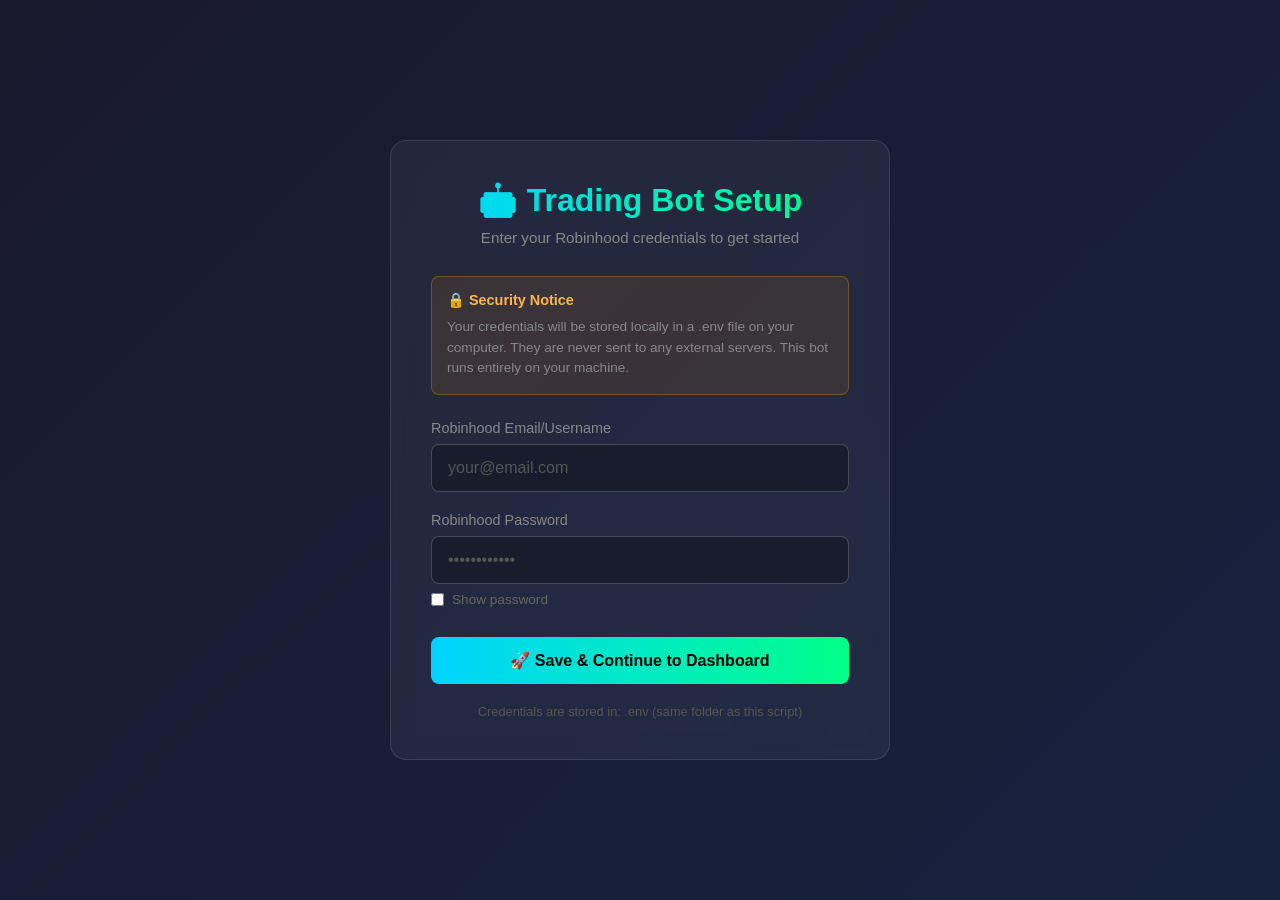
<file: index.html>
<!DOCTYPE html>
<html lang="en">
<head>
    <meta charset="UTF-8">
    <meta name="viewport" content="width=device-width, initial-scale=1.0">
    <title>Setup - Trading Bot</title>
    <style>
        * { margin: 0; padding: 0; box-sizing: border-box; }
        body {
            font-family: -apple-system, BlinkMacSystemFont, 'Segoe UI', Roboto, sans-serif;
            background: linear-gradient(135deg, #1a1a2e 0%, #16213e 100%);
            color: #e0e0e0;
            min-height: 100vh;
            display: flex;
            align-items: center;
            justify-content: center;
            padding: 20px;
        }
        .setup-container {
            max-width: 500px;
            width: 100%;
        }
        .card {
            background: rgba(255, 255, 255, 0.05);
            border-radius: 16px;
            padding: 40px;
            backdrop-filter: blur(10px);
            border: 1px solid rgba(255, 255, 255, 0.1);
        }
        h1 {
            font-size: 2rem;
            text-align: center;
            margin-bottom: 10px;
            background: linear-gradient(90deg, #00d4ff, #00ff88);
            background-clip: text;
            -webkit-background-clip: text;
            -webkit-text-fill-color: transparent;
        }
        .subtitle {
            text-align: center;
            color: #888;
            margin-bottom: 30px;
            font-size: 0.95rem;
        }
        .warning-box {
            background: rgba(255, 152, 0, 0.1);
            border: 1px solid rgba(255, 152, 0, 0.3);
            border-radius: 8px;
            padding: 15px;
            margin-bottom: 25px;
        }
        .warning-box h3 {
            color: #ffb74d;
            font-size: 0.9rem;
            margin-bottom: 8px;
        }
        .warning-box p {
            color: #888;
            font-size: 0.85rem;
            line-height: 1.5;
        }
        .form-group {
            margin-bottom: 20px;
        }
        label {
            display: block;
            margin-bottom: 8px;
            color: #888;
            font-size: 0.9rem;
        }
        input[type="text"], input[type="password"] {
            width: 100%;
            padding: 14px 16px;
            border: 1px solid rgba(255, 255, 255, 0.2);
            border-radius: 8px;
            background: rgba(0, 0, 0, 0.3);
            color: #fff;
            font-size: 1rem;
            transition: border-color 0.3s;
        }
        input:focus {
            outline: none;
            border-color: #00d4ff;
        }
        input::placeholder {
            color: #555;
        }
        .btn {
            width: 100%;
            padding: 14px 25px;
            border: none;
            border-radius: 8px;
            font-size: 1rem;
            font-weight: 600;
            cursor: pointer;
            transition: all 0.3s ease;
            margin-top: 10px;
        }
        .btn-primary {
            background: linear-gradient(90deg, #00d4ff, #00ff88);
            color: #000;
        }
        .btn-primary:hover {
            transform: translateY(-2px);
            box-shadow: 0 5px 20px rgba(0, 212, 255, 0.3);
        }
        .btn:disabled {
            opacity: 0.5;
            cursor: not-allowed;
            transform: none;
        }
        .error-msg {
            background: rgba(255, 82, 82, 0.1);
            border: 1px solid rgba(255, 82, 82, 0.3);
            color: #ff5252;
            padding: 12px;
            border-radius: 8px;
            margin-bottom: 20px;
            display: none;
            font-size: 0.9rem;
        }
        .success-msg {
            background: rgba(0, 200, 83, 0.1);
            border: 1px solid rgba(0, 200, 83, 0.3);
            color: #00c853;
            padding: 12px;
            border-radius: 8px;
            margin-bottom: 20px;
            display: none;
            font-size: 0.9rem;
        }
        .footer-note {
            text-align: center;
            margin-top: 20px;
            font-size: 0.8rem;
            color: #555;
        }
        .show-password {
            display: flex;
            align-items: center;
            gap: 8px;
            margin-top: 8px;
            font-size: 0.85rem;
            color: #666;
            cursor: pointer;
        }
        .show-password input[type="checkbox"] {
            width: auto;
            cursor: pointer;
        }
    </style>
</head>
<body>
    <div class="setup-container">
        <div class="card">
            <h1>🤖 Trading Bot Setup</h1>
            <p class="subtitle">Enter your Robinhood credentials to get started</p>
            
            <div class="warning-box">
                <h3>🔒 Security Notice</h3>
                <p>Your credentials will be stored locally in a .env file on your computer. 
                   They are never sent to any external servers. This bot runs entirely on your machine.</p>
            </div>
            
            <div id="errorMsg" class="error-msg"></div>
            <div id="successMsg" class="success-msg"></div>
            
            <form id="setupForm" onsubmit="saveCredentials(event)">
                <div class="form-group">
                    <label for="username">Robinhood Email/Username</label>
                    <input type="text" id="username" name="username" 
                           placeholder="your@email.com" required autocomplete="username">
                </div>
                
                <div class="form-group">
                    <label for="password">Robinhood Password</label>
                    <input type="password" id="password" name="password" 
                           placeholder="••••••••••••" required autocomplete="current-password">
                    <label class="show-password">
                        <input type="checkbox" onclick="togglePassword()"> Show password
                    </label>
                </div>
                
                <button type="submit" id="submitBtn" class="btn btn-primary">
                    🚀 Save & Continue to Dashboard
                </button>
            </form>
            
            <p class="footer-note">
                Credentials are stored in: .env (same folder as this script)
            </p>
        </div>
    </div>
    
    <script>
        function togglePassword() {
            const pwd = document.getElementById('password');
            pwd.type = pwd.type === 'password' ? 'text' : 'password';
        }
        
        async function saveCredentials(event) {
            event.preventDefault();
            
            const username = document.getElementById('username').value.trim();
            const password = document.getElementById('password').value;
            const submitBtn = document.getElementById('submitBtn');
            const errorMsg = document.getElementById('errorMsg');
            const successMsg = document.getElementById('successMsg');
            
            // Hide previous messages
            errorMsg.style.display = 'none';
            successMsg.style.display = 'none';
            
            // Validate
            if (!username || !password) {
                errorMsg.textContent = 'Please enter both username and password.';
                errorMsg.style.display = 'block';
                return;
            }
            
            // Disable button while saving
            submitBtn.disabled = true;
            submitBtn.textContent = '⏳ Saving...';
            
            try {
                const response = await fetch('/api/setup/credentials', {
                    method: 'POST',
                    headers: { 'Content-Type': 'application/json' },
                    body: JSON.stringify({ username, password })
                });
                
                const result = await response.json();
                
                if (result.success) {
                    successMsg.textContent = '✓ Credentials saved! Redirecting to dashboard...';
                    successMsg.style.display = 'block';
                    
                    // Redirect to dashboard after short delay
                    setTimeout(() => {
                        window.location.href = '/';
                    }, 1500);
                } else {
                    errorMsg.textContent = result.message || 'Failed to save credentials.';
                    errorMsg.style.display = 'block';
                    submitBtn.disabled = false;
                    submitBtn.textContent = '🚀 Save & Continue to Dashboard';
                }
            } catch (e) {
                console.error('Error saving credentials:', e);
                errorMsg.textContent = 'Error saving credentials. Please try again.';
                errorMsg.style.display = 'block';
                submitBtn.disabled = false;
                submitBtn.textContent = '🚀 Save & Continue to Dashboard';
            }
        }
    </script>
</body>
</html>
</file>
